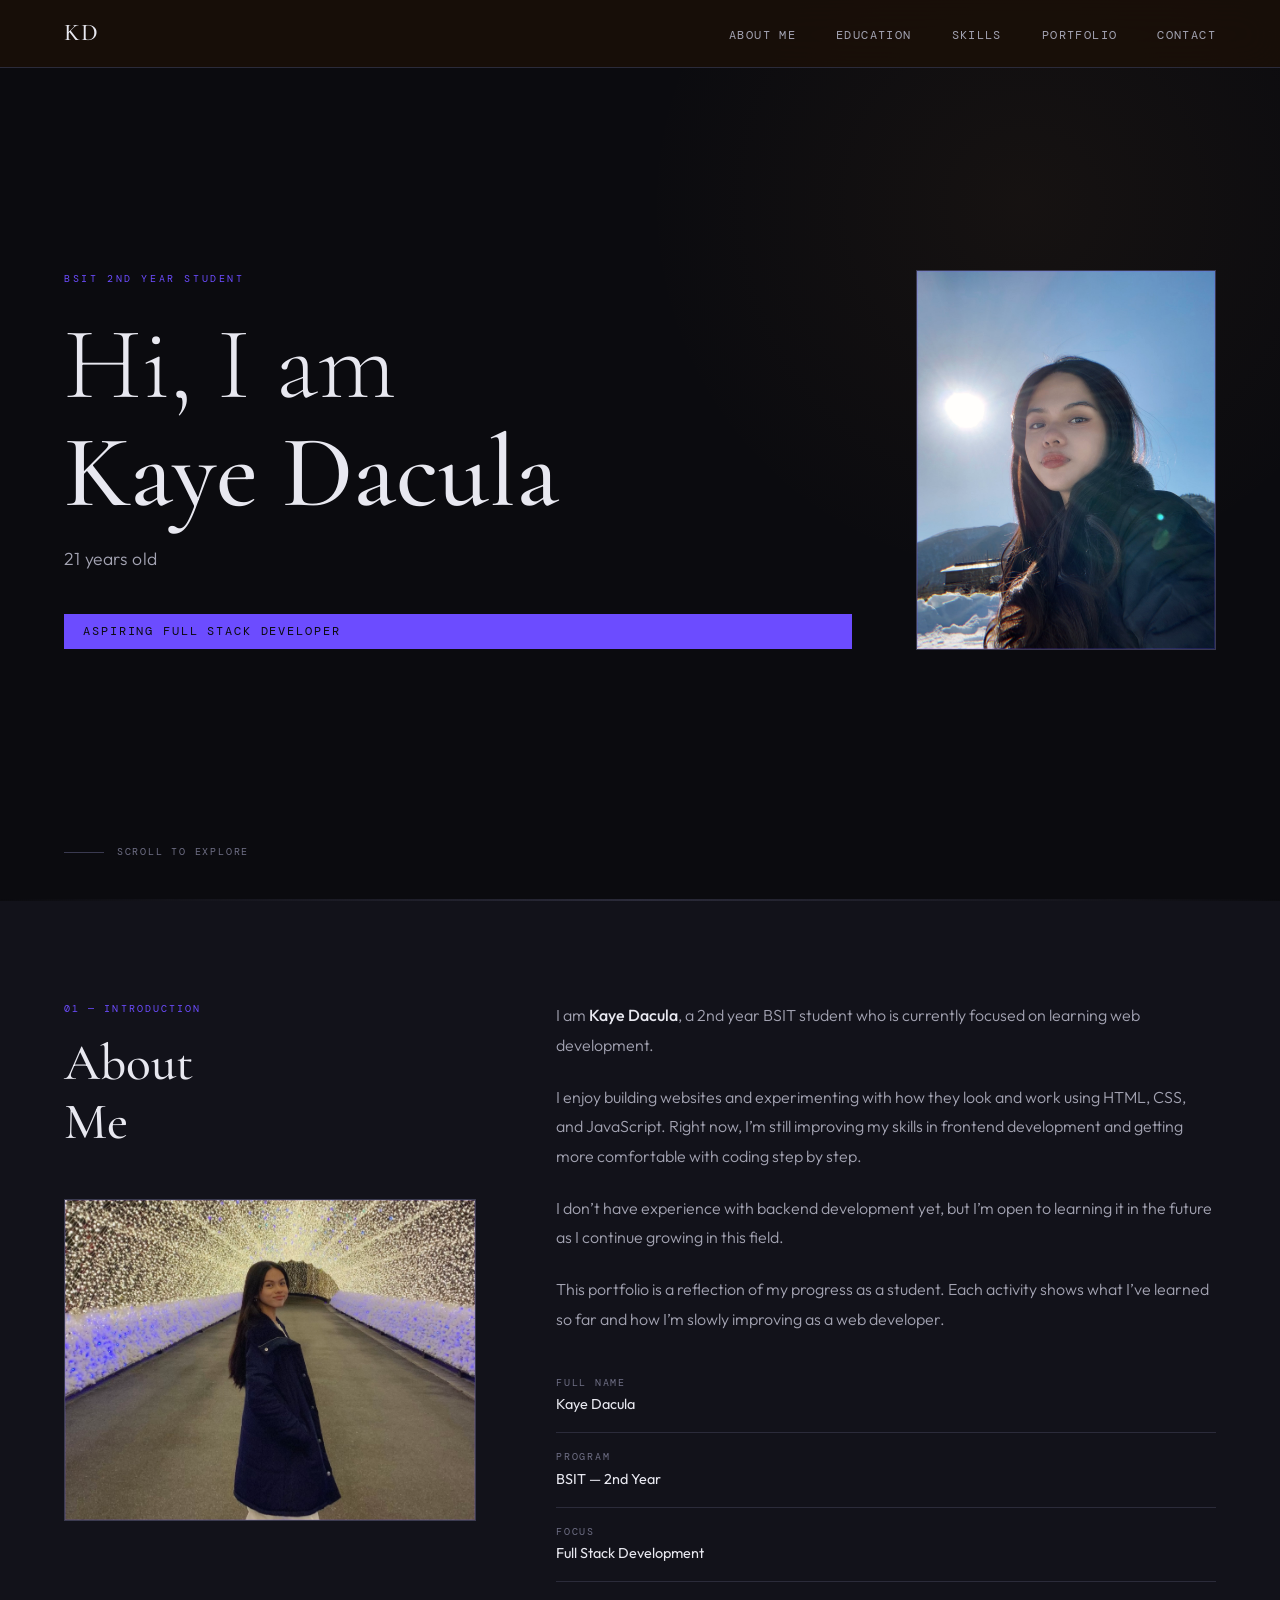
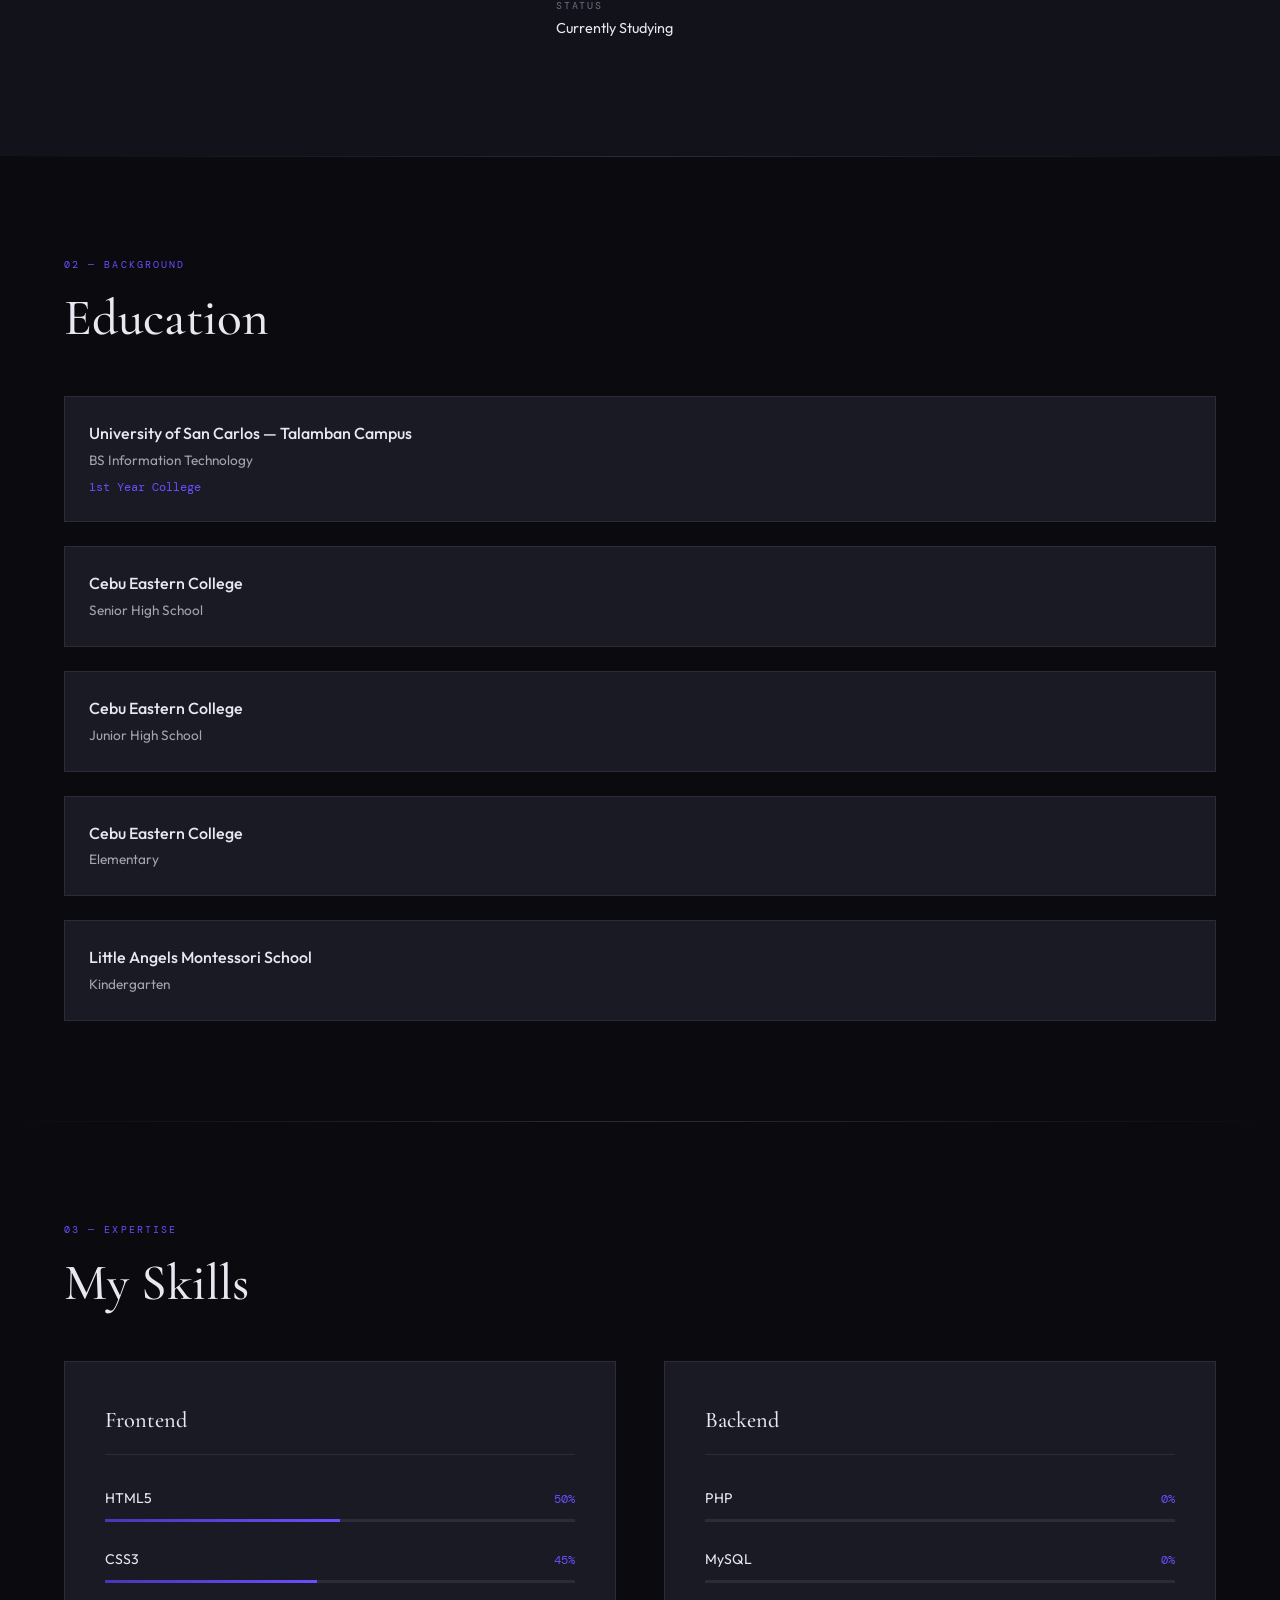
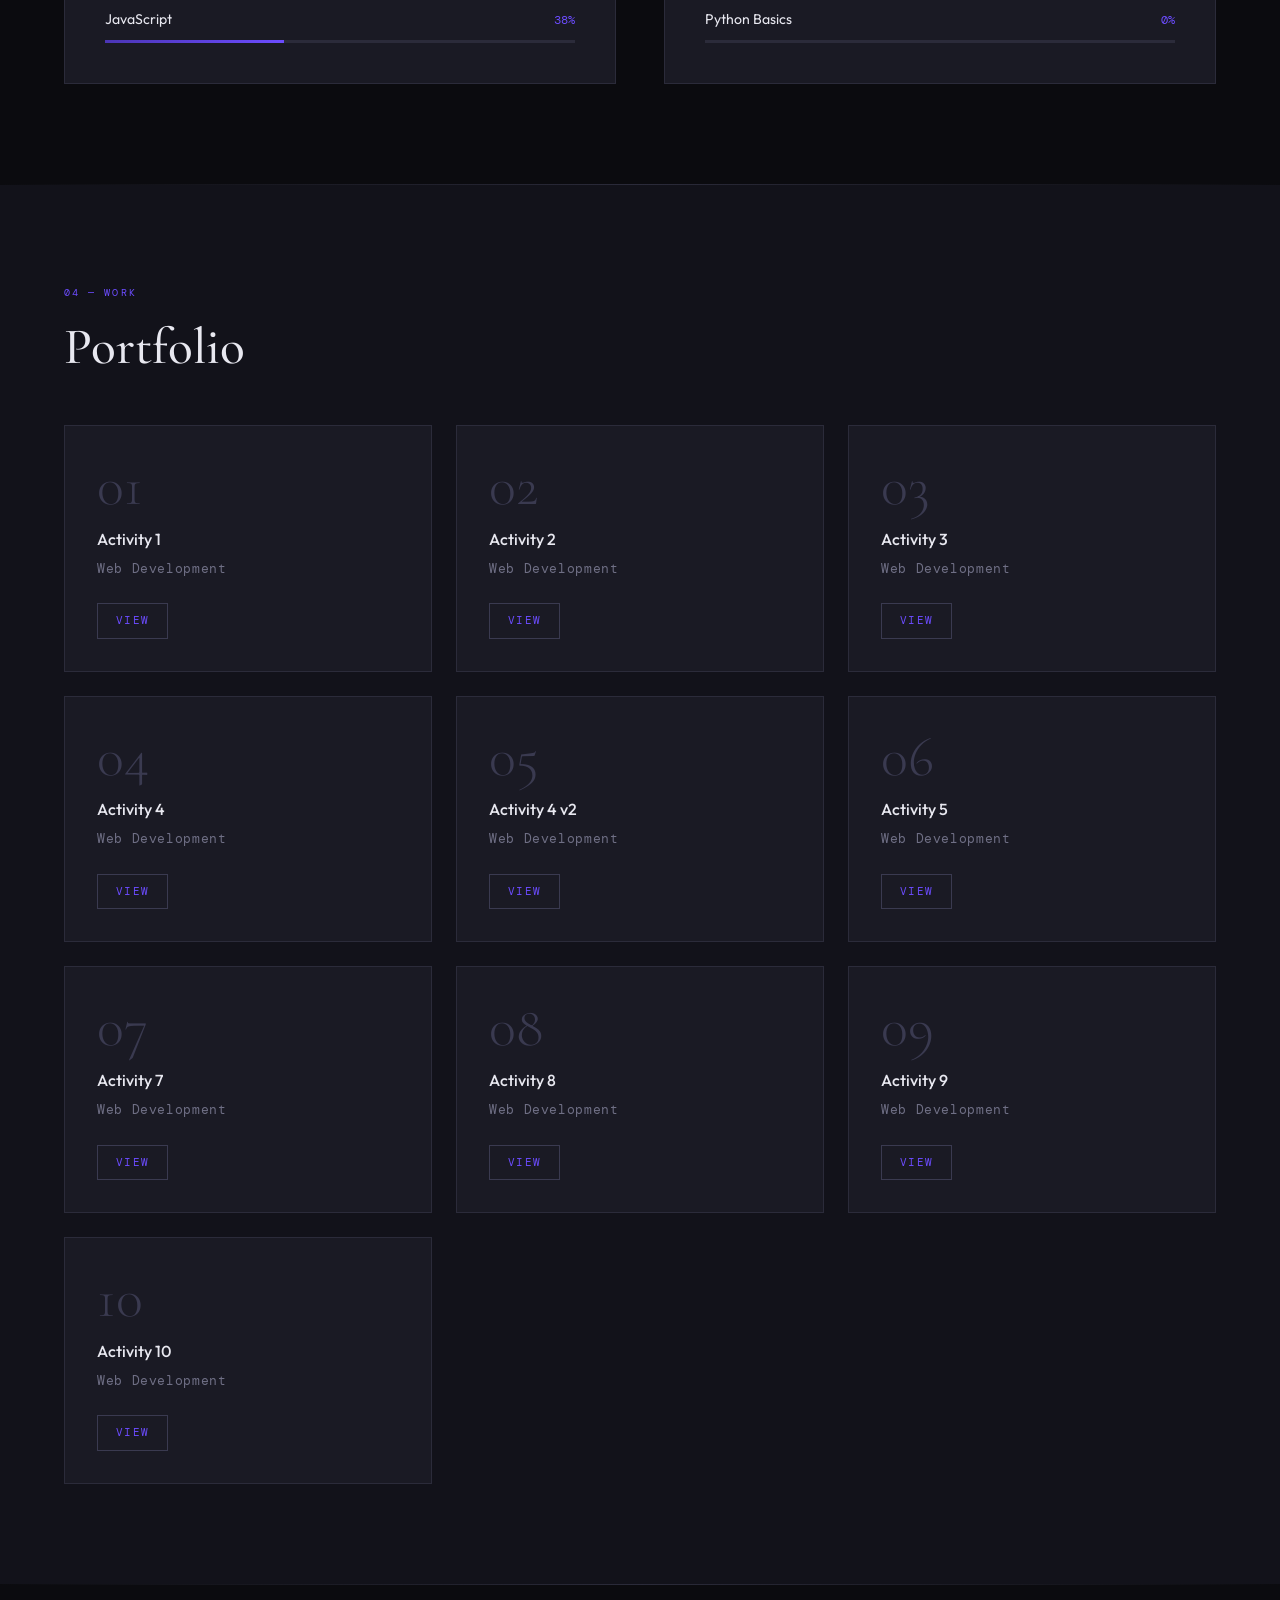
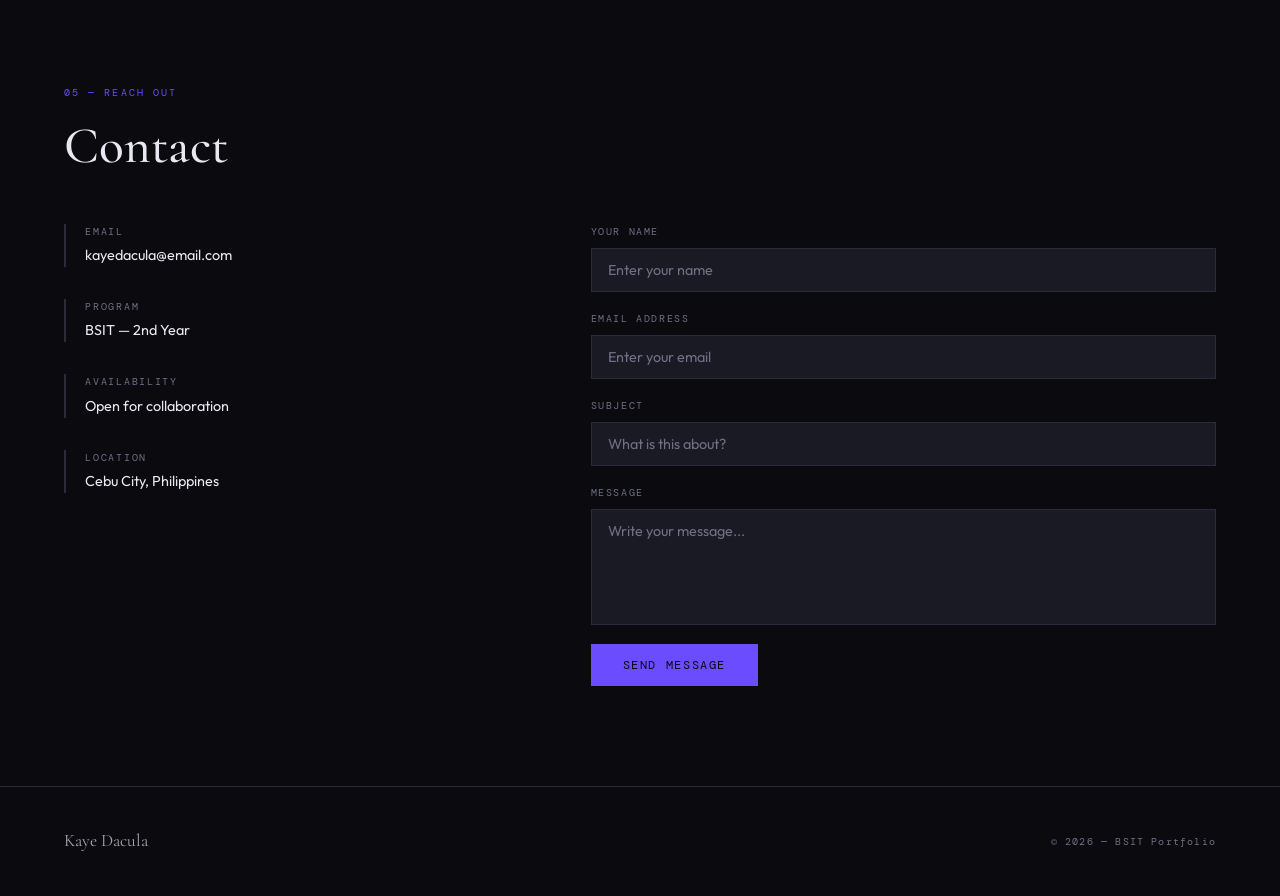
<file: index.html>
<!DOCTYPE html>
<html lang="en">
<head>
  <meta charset="UTF-8" />
  <meta name="viewport" content="width=device-width, initial-scale=1.0" />
  <title>Kaye Dacula — Portfolio</title>

  <link rel="preconnect" href="https://fonts.googleapis.com" />
  <link rel="preconnect" href="https://fonts.gstatic.com" crossorigin />
  <link href="https://fonts.googleapis.com/css2?family=Cormorant+Garamond:wght@300;400;500;600&family=DM+Mono:wght@300;400;500&family=Outfit:wght@300;400;500;600&display=swap" rel="stylesheet" />
  
  <link rel="stylesheet" href="style.css" />
</head>

<body>  

  <nav>
    <a href="#hero" class="nav-logo">KD</a>
    <ul class="nav-links" id="navLinks">
      <li><a href="#about">About Me</a></li>
      <li><a href="#education">Education</a></li> 
      <li><a href="#skills">Skills</a></li>
      <li><a href="#portfolio">Portfolio</a></li>
      <li><a href="#contact">Contact</a></li>
    </ul>

    <button class="nav-toggle" id="navToggle" aria-label="Toggle menu">
      <span></span>
      <span></span>
      <span></span>
    </button> 
  </nav>

  <section id="hero">
    <div class="hero-inner">
      <div class="hero-content">
        <div class="hero-tag">BSIT 2nd Year Student</div>

        <h1 class="hero-name">
          Hi, I am<br><span>Kaye Dacula</span>
        </h1>

        <p class="hero-age">21 years old</p>

        <div class="hero-subtitle">Aspiring Full Stack Developer</div>
      </div>

      <div class="hero-image-wrap">
        <div class="hero-image-frame">
          <img src="profile.jpg" alt="Kaye Dacula" class="hero-img" />
        </div>
      </div>
    </div>

    <div class="hero-scroll">
      <div class="scroll-line"></div>
      <span>Scroll to explore</span>
    </div>
  </section>

  <div class="divider"></div>

  <section id="about">
    <div class="about-grid">
      <div class="about-left">
        <div class="section-label">01 — Introduction</div>
        <h2 class="section-title">About<br>Me</h2>

        <div class="about-image-wrap">
          <img src="profile2.jpg" alt="Kaye Dacula" class="about-img" />
        </div>
      </div>

      <div class="about-text">
        <p>I am <strong>Kaye Dacula</strong>, a 2nd year BSIT student who is currently focused on learning web development.</p>

        <p>I enjoy building websites and experimenting with how they look and work using HTML, CSS, and JavaScript. Right now, I’m still improving my skills in frontend development and getting more comfortable with coding step by step.</p>

        <p>I don’t have experience with backend development yet, but I’m open to learning it in the future as I continue growing in this field.</p>

        <p>This portfolio is a reflection of my progress as a student. Each activity shows what I’ve learned so far and how I’m slowly improving as a web developer.</p>

        <div class="about-detail">
          <div class="detail-item">
            <span class="detail-label">Full Name</span>
            <span class="detail-value">Kaye Dacula</span>
          </div>

          <div class="detail-item">
            <span class="detail-label">Program</span>
            <span class="detail-value">BSIT — 2nd Year</span>
          </div>

          <div class="detail-item">
            <span class="detail-label">Focus</span>
            <span class="detail-value">Full Stack Development</span>
          </div>

          <div class="detail-item">
            <span class="detail-label">Status</span>
            <span class="detail-value">Currently Studying</span>
          </div>
        </div>
      </div>
    </div>
  </section>

  <div class="divider"></div>

  <section id="education">
    <div class="section-label">02 — Background</div>
    <h2 class="section-title">Education</h2>

    <div class="education-list">
      <div class="edu-item">
        <div class="edu-title">University of San Carlos — Talamban Campus</div>
        <div class="edu-sub">BS Information Technology</div>
        <div class="edu-year">1st Year College</div>
      </div>

      <div class="edu-item">
        <div class="edu-title">Cebu Eastern College</div>
        <div class="edu-sub">Senior High School</div>
      </div>

      <div class="edu-item">
        <div class="edu-title">Cebu Eastern College</div>
        <div class="edu-sub">Junior High School</div>
      </div>

      <div class="edu-item">
        <div class="edu-title">Cebu Eastern College</div>
        <div class="edu-sub">Elementary</div>
      </div>

      <div class="edu-item">
        <div class="edu-title">Little Angels Montessori School</div>
        <div class="edu-sub">Kindergarten</div>
      </div>
    </div>
  </section>

  <div class="divider"></div>

  <section id="skills">
    <div class="section-label">03 — Expertise</div>
    <h2 class="section-title">My Skills</h2>

    <div class="skills-grid">

      <div class="skill-category">
        <div class="skill-category-title">Frontend</div>

        <div class="skill-item">
          <div class="skill-header">
            <span class="skill-name">HTML5</span>
            <span class="skill-percent">50%</span>
          </div>
          <div class="skill-bar-bg">
            <div class="skill-bar-fill" style="--target-width: 50%"></div>
          </div>
        </div>

        <div class="skill-item">
          <div class="skill-header">
            <span class="skill-name">CSS3</span>
            <span class="skill-percent">45%</span>
          </div>
          <div class="skill-bar-bg">
            <div class="skill-bar-fill" style="--target-width: 45%"></div>
          </div>
        </div>

        <div class="skill-item">
          <div class="skill-header">
            <span class="skill-name">JavaScript</span>
            <span class="skill-percent">38%</span>
          </div>
          <div class="skill-bar-bg">
            <div class="skill-bar-fill" style="--target-width: 38%"></div>
          </div>
        </div>

      </div>

      <div class="skill-category">
        <div class="skill-category-title">Backend</div>

        <div class="skill-item">
          <div class="skill-header">
            <span class="skill-name">PHP</span>
            <span class="skill-percent">0%</span>
          </div>
          <div class="skill-bar-bg">
            <div class="skill-bar-fill" style="--target-width: 0%"></div>
          </div>
        </div>

        <div class="skill-item">
          <div class="skill-header">
            <span class="skill-name">MySQL</span>
            <span class="skill-percent">0%</span>
          </div>
          <div class="skill-bar-bg">
            <div class="skill-bar-fill" style="--target-width: 0%"></div>
          </div>
        </div>

        <div class="skill-item">
          <div class="skill-header">
            <span class="skill-name">Python Basics</span>
            <span class="skill-percent">0%</span>
          </div>
          <div class="skill-bar-bg">
            <div class="skill-bar-fill" style="--target-width: 0%"></div>
          </div>
        </div>

      </div>

    </div>
  </section>

  <div class="divider"></div>

  <section id="portfolio">
    <div class="section-label">04 — Work</div>
    <h2 class="section-title">Portfolio</h2>
    <div class="portfolio-grid" id="portfolioGrid"></div>
  </section>

  <div class="divider"></div>

  <section id="contact">
    <div class="section-label">05 — Reach Out</div>
    <h2 class="section-title">Contact</h2>

    <div class="contact-wrapper">
      <div class="contact-info">

        <div class="contact-info-item">
          <div class="contact-info-label">Email</div>
          <div class="contact-info-value">kayedacula@email.com</div>
        </div>

        <div class="contact-info-item">
          <div class="contact-info-label">Program</div>
          <div class="contact-info-value">BSIT — 2nd Year</div>
        </div>

        <div class="contact-info-item">
          <div class="contact-info-label">Availability</div>
          <div class="contact-info-value">Open for collaboration</div>
        </div>

        <div class="contact-info-item">
          <div class="contact-info-label">Location</div>
          <div class="contact-info-value">Cebu City, Philippines</div>
        </div>

      </div>

      <form class="contact-form" onsubmit="return false;">
        <div class="form-field">
          <label>Your Name</label>
          <input type="text" placeholder="Enter your name" />
        </div>

        <div class="form-field">
          <label>Email Address</label>
          <input type="email" placeholder="Enter your email" />
        </div>

        <div class="form-field">
          <label>Subject</label>
          <input type="text" placeholder="What is this about?" />
        </div>

        <div class="form-field">
          <label>Message</label>
          <textarea rows="5" placeholder="Write your message..."></textarea>
        </div>

        <button class="form-btn">Send Message</button>
      </form>
    </div>
  </section>

  <footer>
    <div class="footer-name">Kaye Dacula</div>
    <div class="footer-copy">© 2026 — BSIT Portfolio</div>
  </footer>

  <script src="script.js"></script>

</body>
</html>
</file>
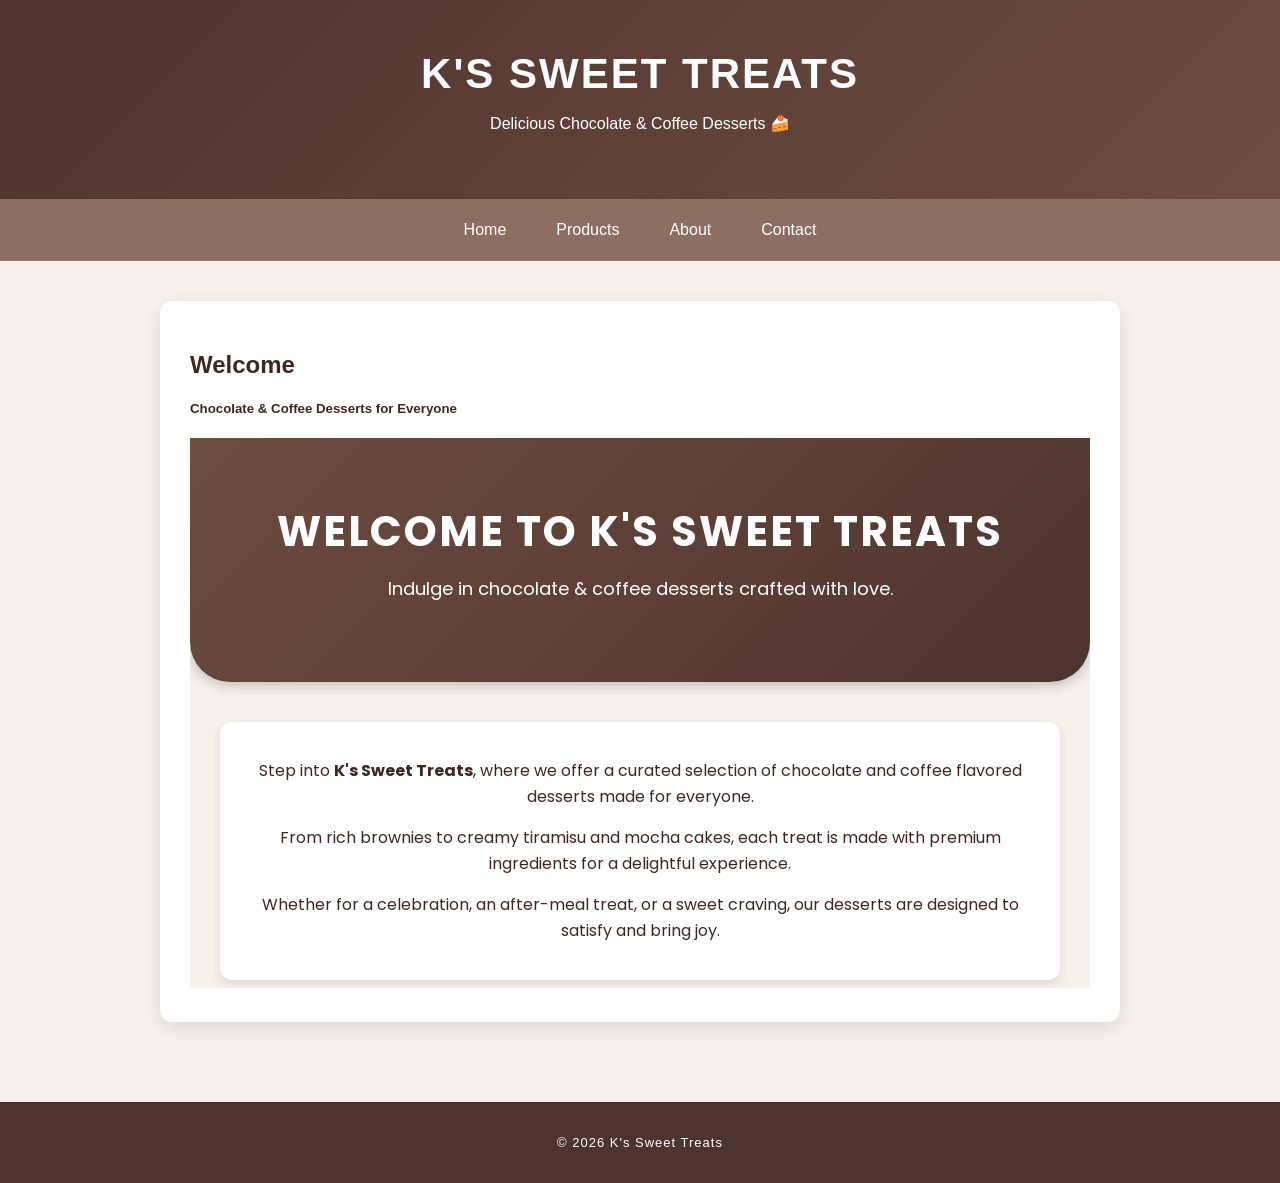
<file: activities/ACTIVITY 5 KAYE/activity5/index.html>
<!DOCTYPE html>
<html>
<head>
    <title>K's Sweet Treats</title>
    <link href="https://fonts.googleapis.com/css2?family=Poppins:wght@300;400;600&display=swap" rel="stylesheet">
    <link rel="stylesheet" href="style.css">
</head>

<body>

<div class="header">
    <h1>K's Sweet Treats</h1>
    <p>Delicious Chocolate & Coffee Desserts 🍰</p>
</div>

<div class="navbar">
    <a href="home.html" target="mainframe">Home</a>
    <a href="products.html" target="mainframe">Products</a>
    <a href="about.html" target="mainframe">About</a>
    <a href="contact.html" target="mainframe">Contact</a>
</div>

<div class="row">
    <div class="main">
        <h2>Welcome</h2>
        <h5>Chocolate & Coffee Desserts for Everyone</h5>

        <iframe src="home.html" name="mainframe" width="100%" style="border:none; min-height:550px;"></iframe>
    </div>
</div>

<div class="footer">
    <p>© 2026 K's Sweet Treats</p>
</div>

</body>
</html>
</file>
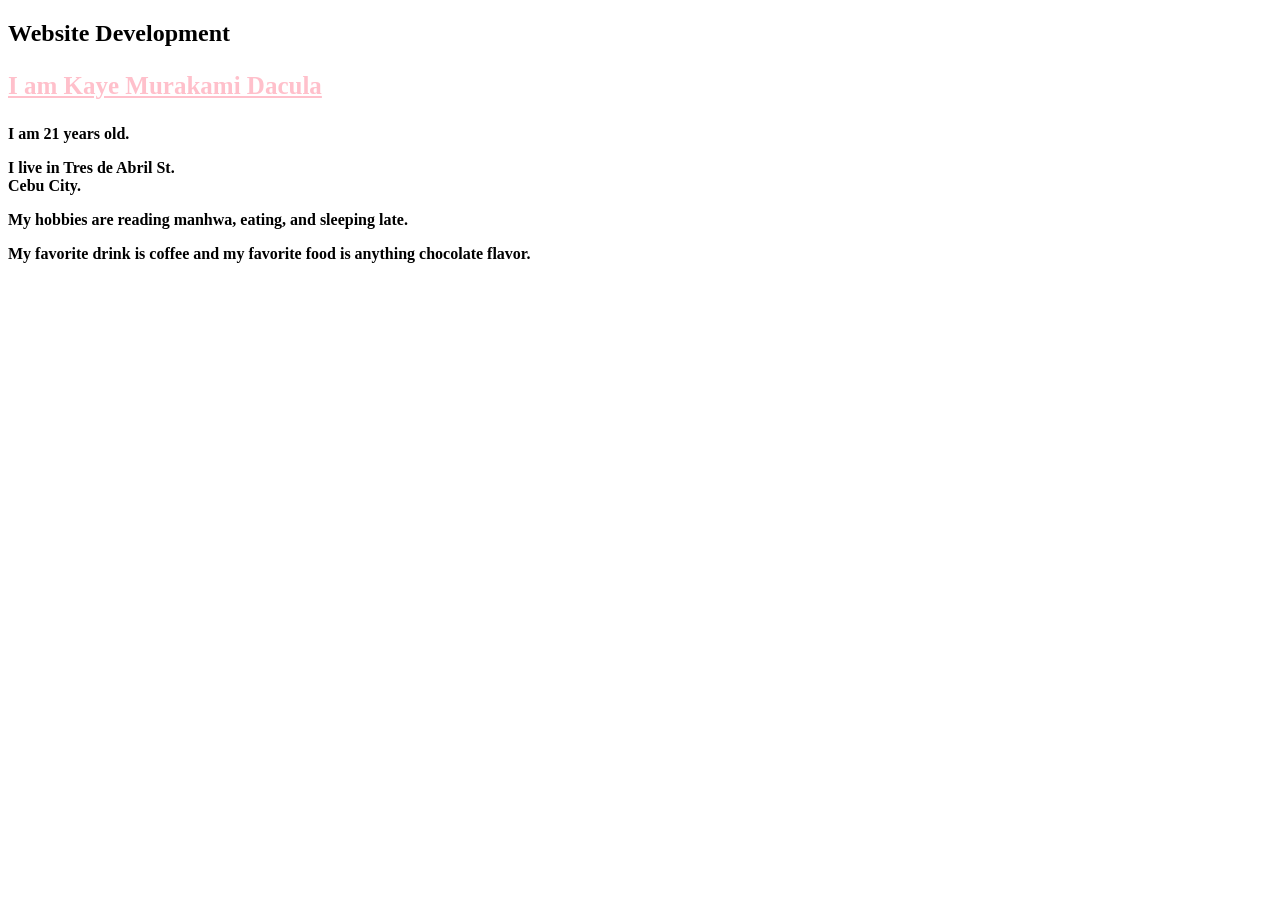
<file: activities/activity1.html>
<!DOCTYPE html>
<html>
    <head>
        <title>Activity1</title>
    </head>
    <body>
        <h2>Website Development</h2>
        <p style="font-size: 25px;font-family:Tahoma, Geneva; font-weight: bold; color: pink; text-decoration: underline; "> I am Kaye Murakami Dacula</p>
        <p><b>I am 21 years old.</br></p>
        <p>I live in Tres de Abril St. <br> Cebu City.</p>
        <p>My hobbies are reading manhwa, eating, and sleeping late.</p>
        <p>My favorite drink is coffee and my favorite food is anything chocolate flavor.</p>
    </body>
</html>
</file>
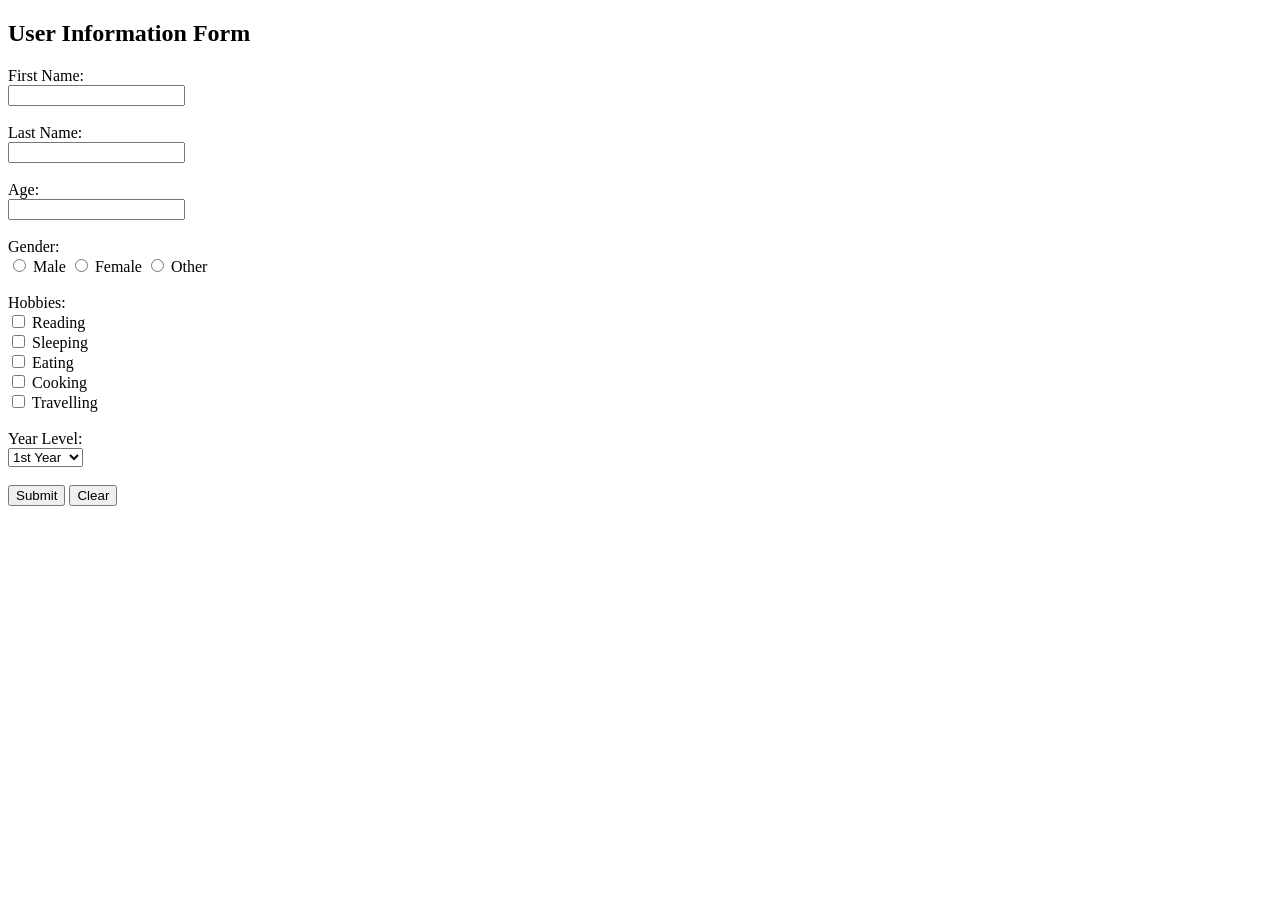
<file: activities/activity4.html>
<!DOCTYPE html>
<html>
    <head>
        <title>Activity 4</title>
    </head>
    <body>
        <h2>User Information Form</h2>
        <form action="" method="post">
            <label for="fname">First Name:</label><br>
            <input type="text" id="fname" name="firstname" required><br><br>

            <label for="lname">Last Name:</label><br>
            <input type="text" id="lname" name="lastname" required><br><br>

            <label for="age">Age:</label><br>
            <input type="number" id="age" name="age" required><br><br>

            <label>Gender:</label><br>
            <input type="radio" id="male" name="gender" value="male">
            <label for="male">Male</label>
            <input type="radio" id="female" name="gender" value="female">
            <label for="female">Female</label>
            <input type="radio" id="other" name="gender" value="other">
            <label for="other">Other</label><br><br>

            <label>Hobbies:</label><br>
            <input type="checkbox" id="hobby1" name="hobby" value="reading">
            <label for="hobby1">Reading</label><br>
            <input type="checkbox" id="hobby2" name="hobby" value="sleeping">
            <label for="hobby2">Sleeping</label><br>
            <input type="checkbox" id="hobby3" name="hobby" value="eating">
            <label for="hobby3">Eating</label><br>
            <input type="checkbox" id="hobby4" name="hobby" value="cooking">
            <label for="hobby4">Cooking</label><br>
            <input type="checkbox" id="hobby5" name="hobby" value="travelling">
            <label for="hobby5">Travelling</label><br><br>

            <label for="year-level">Year Level:</label><br>
            <select id="year-level" name="year_level">
                <option value="1st-year">1st Year</option>
                <option value="2nd-year">2nd Year</option>
                <option value="3rd-year">3rd Year</option>
                <option value="4th-year">4th Year</option>
            </select><br><br>

            <button type="submit">Submit</button>
            <button type="reset">Clear</button>

        </form>
    </body>
</html>
</file>
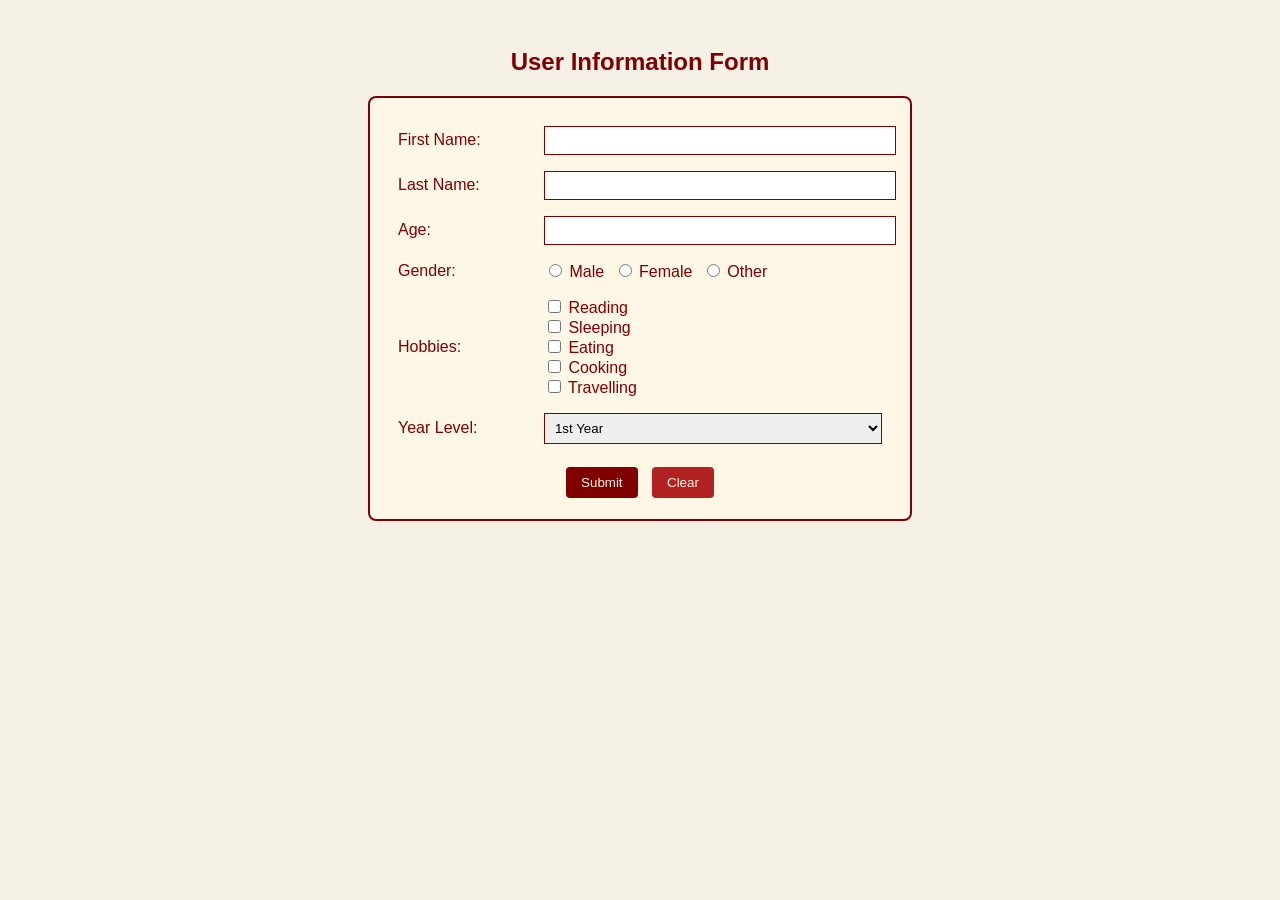
<file: activities/activity4v2.html>
<!DOCTYPE html>
<html>
<head>
    <title>Activity 4</title>
</head>
<body style="font-family: Arial, sans-serif; background-color: #f5f0e6; padding: 20px;">

<h2 style="text-align: center; color: #800000;">User Information Form</h2>

<form action="" method="post"
      style="width: 500px; margin: auto; background-color: #fff7e6; padding: 20px; border-radius: 8px; border: 2px solid #800000;">

    <table style="width: 100%; border-collapse: collapse;">

        <tr>
            <td style="padding: 8px; color: #800000;">
                <label for="fname">First Name:</label>
            </td>
            <td style="padding: 8px;">
                <input type="text" id="fname" name="firstname" required
                       style="width: 100%; padding: 6px; border: 1px solid #800000;">
            </td>
        </tr>

        <tr>
            <td style="padding: 8px; color: #800000;">
                <label for="lname">Last Name:</label>
            </td>
            <td style="padding: 8px;">
                <input type="text" id="lname" name="lastname" required
                       style="width: 100%; padding: 6px; border: 1px solid #800000;">
            </td>
        </tr>

        <tr>
            <td style="padding: 8px; color: #800000;">
                <label for="age">Age:</label>
            </td>
            <td style="padding: 8px;">
                <input type="number" id="age" name="age" required
                       style="width: 100%; padding: 6px; border: 1px solid #800000;">
            </td>
        </tr>

        <tr>
            <td style="padding: 8px; color: #800000;">Gender:</td>
            <td style="padding: 8px;">
                <input type="radio" id="male" name="gender" value="male">
                <label for="male" style="color:#800000;">Male</label>

                <input type="radio" id="female" name="gender" value="female" style="margin-left:10px;">
                <label for="female" style="color:#800000;">Female</label>

                <input type="radio" id="other" name="gender" value="other" style="margin-left:10px;">
                <label for="other" style="color:#800000;">Other</label>
            </td>
        </tr>

        <tr>
            <td style="padding: 8px; color: #800000;">Hobbies:</td>
            <td style="padding: 8px;">
                <input type="checkbox" id="hobby1" name="hobby" value="reading">
                <label for="hobby1" style="color:#800000;">Reading</label><br>

                <input type="checkbox" id="hobby2" name="hobby" value="sleeping">
                <label for="hobby2" style="color:#800000;">Sleeping</label><br>

                <input type="checkbox" id="hobby3" name="hobby" value="eating">
                <label for="hobby3" style="color:#800000;">Eating</label><br>

                <input type="checkbox" id="hobby4" name="hobby" value="cooking">
                <label for="hobby4" style="color:#800000;">Cooking</label><br>

                <input type="checkbox" id="hobby5" name="hobby" value="travelling">
                <label for="hobby5" style="color:#800000;">Travelling</label>
            </td>
        </tr>

        <tr>
            <td style="padding: 8px; color: #800000;">
                <label for="year-level">Year Level:</label>
            </td>
            <td style="padding: 8px;">
                <select id="year-level" name="year_level"
                        style="width: 100%; padding: 6px; border: 1px solid #800000;">
                    <option value="1st-year">1st Year</option>
                    <option value="2nd-year">2nd Year</option>
                    <option value="3rd-year">3rd Year</option>
                    <option value="4th-year">4th Year</option>
                </select>
            </td>
        </tr>

        <tr>
            <td colspan="2" style="text-align: center; padding-top: 15px;">
                <button type="submit"
                        style="padding: 8px 15px; background-color: #800000; color: #fff7e6; border: none; border-radius: 4px;">
                    Submit
                </button>

                <button type="reset"
                        style="padding: 8px 15px; background-color: #b22222; color: #fff7e6; border: none; border-radius: 4px; margin-left: 10px;">
                    Clear
                </button>
            </td>
        </tr>

    </table>
</form>

</body>
</html>
</file>
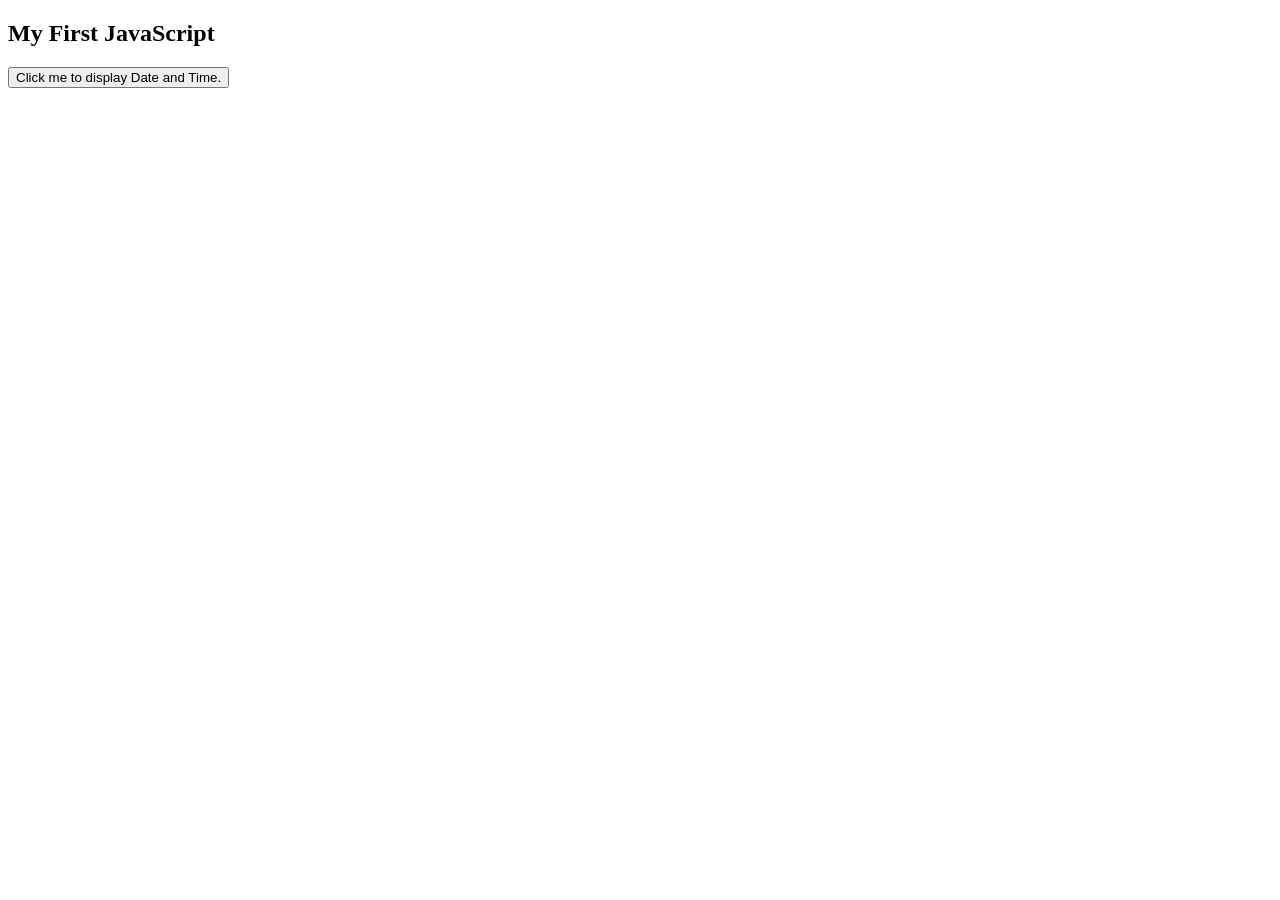
<file: activities/activity7.html>
<!DOCTYPE html>
<html>
    <head>
        <title>JavaScript</title>
    </head>
    <body>
        <h2>My First JavaScript</h2>

        <button type="button"
        onclick="document.getElementById('demo').innerHTML=Date()">
        Click me to display Date and Time.</button>
        <p id="demo"></p>
    </body>
</html>
</file>
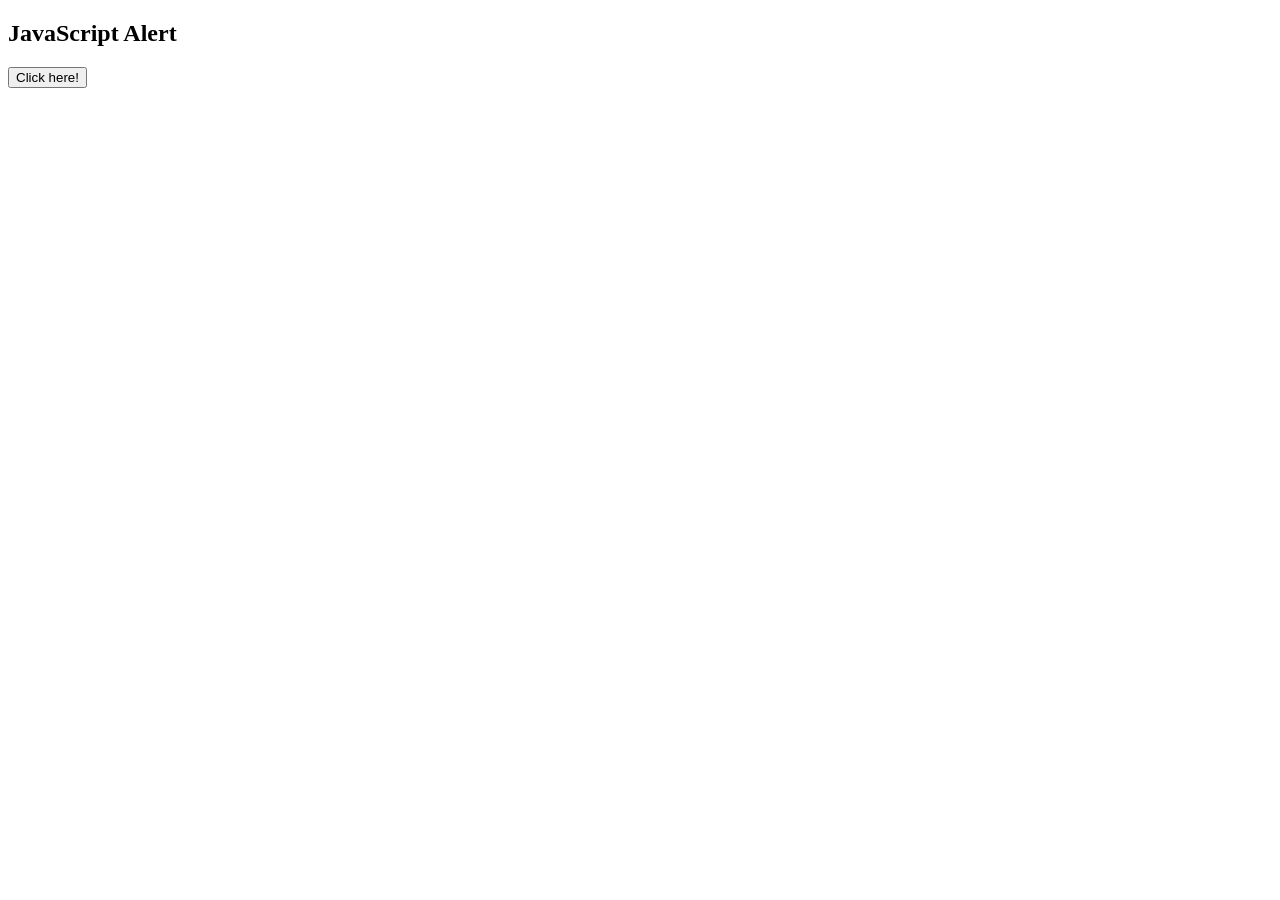
<file: activities/activity8.html>
<!DOCTYPE html>
<html>
    <head>
        <title>Activity 8</title>
        <script>
            function myFunction(){
                var name = "Your name here";
            alert("Hi " + name + " I am an alert box!");
            }
        </script>
    </head>
    <body>
        <h2>JavaScript Alert</h2>
            <button onclick="myFunction()">Click here!</button>
    </body>
</html>
</file>
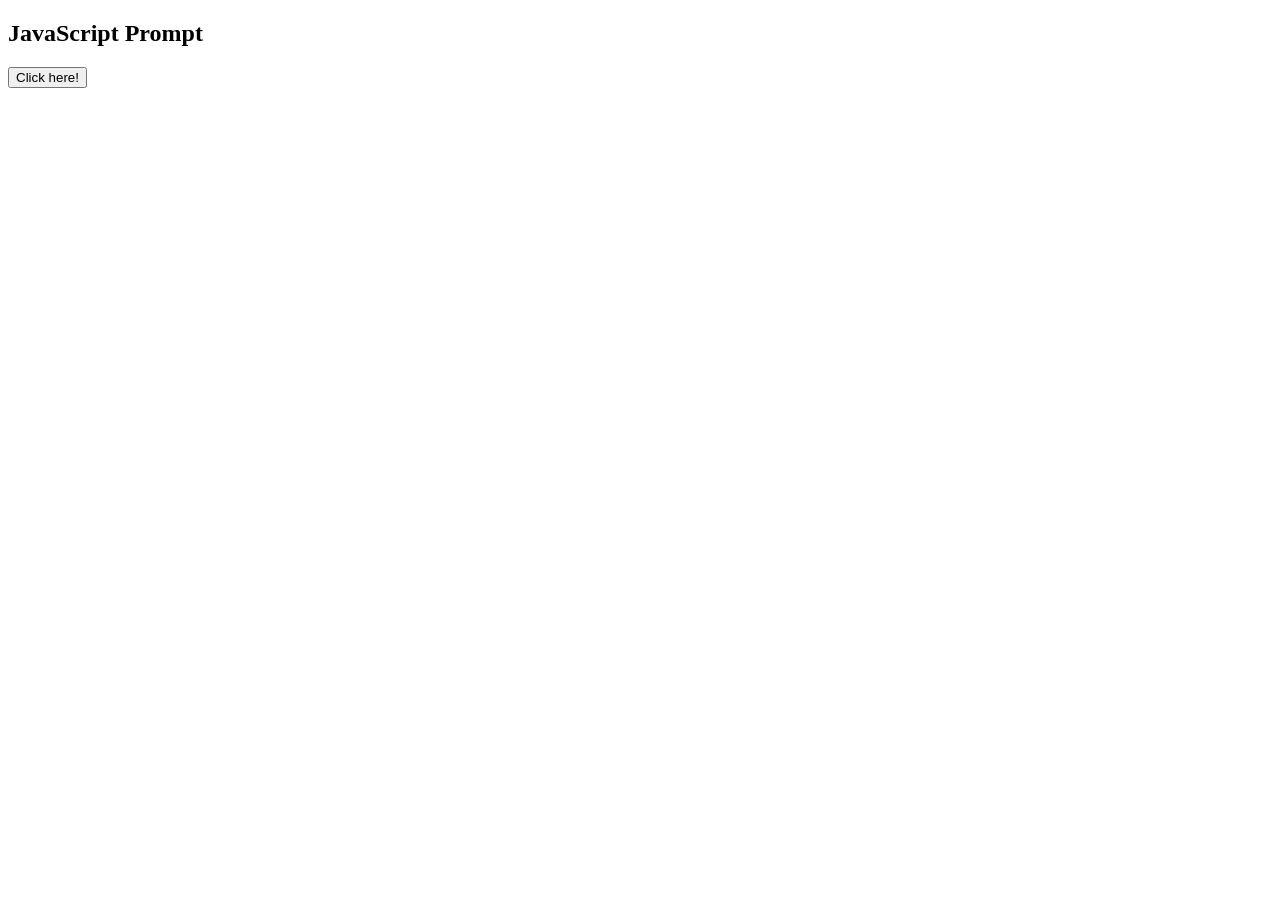
<file: activities/activity9.html>
<!DOCTYPE html>
<html>
    <head>
        <title>Activity 9</title>
        <script>
            function myFunction(){
                let txt;
                let fullName = prompt("Full name :", "Enter full name here");
                    if (fullName == null || fullName == ""){
                        txt = "The field is required!";
                    } else {
                        txt = "Hello " + fullName + "! How are you today?";
                    }
                    document.getElementById("demo").innerHTML = txt;
            }
        </script>
    </head>
    <body>
        <h2>JavaScript Prompt</h2>
        <button onclick="myFunction()">Click here!</button>
        <p id="demo"></p>
    </body>
</html>
</file>
<file: style.css>
*, *::before, *::after {
  margin: 0;
  padding: 0;
  box-sizing: border-box;
}

:root {
  --bg: #0b0b0f;
  --bg-2: #12121a;
  --bg-card: #1a1a24;
  --bg-card-hover: #21212d;

  --border: #2b2b3a;
  --border-light: #3a3a50;

  --accent: #6c4cff;      
  --accent-dim: #4b35b5;
  --accent-glow: rgba(108, 76, 255, 0.2);

  --text: #e8e8f0;
  --text-muted: #a3a3b2;
  --text-faint: #6f6f85;

  --highlight: #9b7bff;
}
html {
  scroll-behavior: smooth;
}

body {
  font-family: 'Outfit', sans-serif;
  background-color: var(--bg);
  color: var(--text);
  line-height: 1.6;
  overflow-x: hidden;
}

::selection {
  background: var(--accent);
  color: var(--bg);
}

nav {
  position: fixed;
  top: 0;
  left: 0;
  right: 0;
  z-index: 100;
  padding: 0 5vw;
  height: 68px;
  display: flex;
  align-items: center;
  justify-content: space-between;
  background: rgba(26, 16, 8, 0.85);
  backdrop-filter: blur(18px);
  -webkit-backdrop-filter: blur(18px);
  border-bottom: 1px solid var(--border);
}

.nav-logo {
  font-family: 'Cormorant Garamond', serif;
  font-size: 1.5rem;
  font-weight: 500;
  color: var(--gold);
  letter-spacing: 0.04em;
  text-decoration: none;
}

.nav-links {
  display: flex;
  list-style: none;
  gap: 2.5rem;
}

.nav-links a {
  font-family: 'DM Mono', monospace;
  font-size: 0.72rem;
  font-weight: 400;
  text-transform: uppercase;
  letter-spacing: 0.12em;
  color: var(--text-muted);
  text-decoration: none;
  transition: color 0.25s ease;
  position: relative;
}

.nav-links a::after {
  content: '';
  position: absolute;
  bottom: -4px;
  left: 0;
  width: 0;
  height: 1px;
  background: var(--accent);
  transition: width 0.3s ease;
}

.nav-links a:hover {
  color: var(--accent);
}

.nav-links a:hover::after {
  width: 100%;
}

.nav-toggle {
  display: none;
  flex-direction: column;
  gap: 5px;
  cursor: pointer;
  background: none;
  border: none;
  padding: 4px;
}

.nav-toggle span {
  display: block;
  width: 24px;
  height: 1.5px;
  background: var(--text-muted);
  transition: all 0.3s ease;
}

section {
  padding: 100px 5vw;
}

.section-label {
  font-family: 'DM Mono', monospace;
  font-size: 0.65rem;
  letter-spacing: 0.2em;
  text-transform: uppercase;
  color: var(--accent);
  margin-bottom: 1rem;
}

.section-title {
  font-family: 'Cormorant Garamond', serif;
  font-size: clamp(2rem, 5vw, 3.2rem);
  font-weight: 500;
  color: var(--cream);
  margin-bottom: 3rem;
  line-height: 1.15;
}

#hero {
  min-height: 100vh;
  display: flex;
  flex-direction: column;
  justify-content: center;
  padding-top: 120px;
  position: relative;
  overflow: hidden;
}

.hero-inner {
  display: flex;
  align-items: center;
  justify-content: space-between;
  gap: 4rem;
  width: 100%;
}

.hero-content {
  flex: 1;
  display: flex;
  flex-direction: column;
}

#hero::before {
  content: '';
  position: absolute;
  top: -20%;
  right: -10%;
  width: 60vw;
  height: 60vw;
  background: radial-gradient(circle, rgba(200,135,58,0.06) 0%, transparent 70%);
  pointer-events: none;
}

#hero::after {
  content: '';
  position: absolute;
  bottom: 0;
  left: 0;
  right: 0;
  height: 1px;
  background: linear-gradient(to right, transparent, var(--border), transparent);
}

.hero-tag {
  font-family: 'DM Mono', monospace;
  font-size: 0.65rem;
  letter-spacing: 0.25em;
  text-transform: uppercase;
  color: var(--accent);
  margin-bottom: 1.5rem;
  opacity: 0;
  animation: fadeUp 0.8s ease 0.2s forwards;
}

.hero-name {
  font-family: 'Cormorant Garamond', serif;
  font-size: clamp(2.8rem, 8vw, 6.5rem);
  font-weight: 300;
  color: var(--cream);
  line-height: 1.05;
  opacity: 0;
  animation: fadeUp 0.9s ease 0.4s forwards;
}

.hero-name span {
  color: var(--gold);
  font-weight: 500;
}

.hero-age {
  font-family: 'Outfit', sans-serif;
  font-size: clamp(0.9rem, 2vw, 1.1rem);
  font-weight: 300;
  color: var(--text-muted);
  margin-top: 1.2rem;
  letter-spacing: 0.02em;
  opacity: 0;
  animation: fadeUp 0.9s ease 0.6s forwards;
}

.hero-subtitle {
  display: inline-block;
  margin-top: 2.5rem;
  font-family: 'DM Mono', monospace;
  font-size: 0.78rem;
  letter-spacing: 0.15em;
  text-transform: uppercase;
  color: var(--bg);
  background: var(--accent);
  padding: 0.5rem 1.2rem;
  opacity: 0;
  animation: fadeUp 0.9s ease 0.8s forwards;
}

.hero-scroll {
  position: absolute;
  bottom: 2.5rem;
  left: 5vw;
  display: flex;
  align-items: center;
  gap: 0.8rem;
  opacity: 0;
  animation: fadeUp 0.9s ease 1.1s forwards;
}

.hero-image-wrap {
  flex-shrink: 0;
  opacity: 0;
  animation: fadeUp 0.9s ease 0.6s forwards;
}

.hero-image-frame {
  width: 300px;
  height: 380px;
  border: 1px solid var(--border-light);
  position: relative;
  overflow: hidden;
}

.hero-image-frame::after {
  content: '';
  position: absolute;
  inset: 0;
  border: 1px solid var(--accent);
  opacity: 0.2;
  pointer-events: none;
}

.hero-img {
  width: 100%;
  height: 100%;
  object-fit: cover;
  object-position: top center;
  display: block;
  filter: grayscale(20%) contrast(1.05);
  transition: filter 0.4s ease;
}

.hero-image-frame:hover .hero-img {
  filter: grayscale(0%) contrast(1.08);
}

.hero-scroll span {
  font-family: 'DM Mono', monospace;
  font-size: 0.62rem;
  letter-spacing: 0.18em;
  text-transform: uppercase;
  color: var(--text-faint);
}

.scroll-line {
  width: 40px;
  height: 1px;
  background: var(--border-light);
  position: relative;
  overflow: hidden;
}

.scroll-line::after {
  content: '';
  position: absolute;
  left: -100%;
  top: 0;
  width: 100%;
  height: 100%;
  background: var(--accent);
  animation: scrollSlide 2s ease-in-out infinite;
}

@keyframes scrollSlide {
  0% { left: -100%; }
  100% { left: 100%; }
}

@keyframes fadeUp {
  from { opacity: 0; transform: translateY(24px); }
  to { opacity: 1; transform: translateY(0); }
}

#about {
  background: var(--bg-2);
  position: relative;
}

.about-grid {
  display: grid;
  grid-template-columns: 1fr 1.6fr;
  gap: 5rem;
  align-items: start;
}

.about-left {
  position: sticky;
  top: 100px;
}

.about-image-wrap {
  width: 100%;
  margin-bottom: 2rem;
  border: 1px solid var(--border-light);
  overflow: hidden;
  position: relative;
}

.about-image-wrap::after {
  content: '';
  position: absolute;
  inset: 0;
  border: 1px solid var(--accent);
  opacity: 0.15;
  pointer-events: none;
}

.about-img {
  width: 100%;
  height: 320px;            
  object-fit: cover;        
  object-position: center;  
  display: block;
}

.about-image-wrap:hover .about-img {
  filter: grayscale(0%) contrast(1.08);
  transform: scale(1.02);
}

.about-detail {
  margin-top: 2.5rem;
  display: flex;
  flex-direction: column;
  gap: 1rem;
}

.detail-item {
  display: flex;
  flex-direction: column;
  gap: 0.2rem;
  padding-bottom: 1rem;
  border-bottom: 1px solid var(--border);
}

.detail-item:last-child {
  border-bottom: none;
}

.detail-label {
  font-family: 'DM Mono', monospace;
  font-size: 0.6rem;
  letter-spacing: 0.18em;
  text-transform: uppercase;
  color: var(--text-faint);
}

.detail-value {
  font-size: 0.9rem;
  color: var(--text);
  font-weight: 400;
}

.about-text p {
  font-size: 1rem;
  font-weight: 300;
  color: var(--text-muted);
  line-height: 1.85;
  margin-bottom: 1.4rem;
}

.about-text p:last-child {
  margin-bottom: 0;
}

.about-text strong {
  color: var(--text);
  font-weight: 500;
}

#skills {
  position: relative;
}

.skills-grid {
  display: grid;
  grid-template-columns: 1fr 1fr;
  gap: 3rem;
}

.skill-category {
  background: var(--bg-card);
  border: 1px solid var(--border);
  padding: 2.5rem;
}

.skill-category-title {
  font-family: 'Cormorant Garamond', serif;
  font-size: 1.4rem;
  font-weight: 500;
  color: var(--gold);
  margin-bottom: 2rem;
  padding-bottom: 1rem;
  border-bottom: 1px solid var(--border);
}

.skill-item {
  margin-bottom: 1.6rem;
}

.skill-item:last-child {
  margin-bottom: 0;
}

.skill-header {
  display: flex;
  justify-content: space-between;
  align-items: baseline;
  margin-bottom: 0.6rem;
}

.skill-name {
  font-size: 0.88rem;
  font-weight: 400;
  color: var(--text);
}

.skill-percent {
  font-family: 'DM Mono', monospace;
  font-size: 0.72rem;
  color: var(--accent);
}

.skill-bar-bg {
  height: 3px;
  background: var(--border);
  position: relative;
  overflow: hidden;
}

.skill-bar-fill {
  height: 100%;
  background: linear-gradient(to right, var(--accent-dim), var(--accent));
  width: 0;
  transition: width 1.2s cubic-bezier(0.4, 0, 0.2, 1);
}

.skill-bar-fill.animated {
  width: var(--target-width);
}

#portfolio {
  background: var(--bg-2);
}

.portfolio-grid {
  display: grid;
  grid-template-columns: repeat(auto-fill, minmax(280px, 1fr));
  gap: 1.5rem;
}

.portfolio-card {
  background: var(--bg-card);
  border: 1px solid var(--border);
  padding: 2rem;
  position: relative;
  overflow: hidden;
  transition: border-color 0.3s ease, transform 0.3s ease, background 0.3s ease;
  opacity: 0;
  transform: translateY(30px);
}

.portfolio-card.visible {
  opacity: 1;
  transform: translateY(0);
  transition: opacity 0.6s ease, transform 0.6s ease, border-color 0.3s ease, background 0.3s ease;
}

.portfolio-card::before {
  content: '';
  position: absolute;
  top: 0;
  left: 0;
  right: 0;
  height: 2px;
  background: linear-gradient(to right, var(--accent-dim), var(--gold));
  transform: scaleX(0);
  transform-origin: left;
  transition: transform 0.4s ease;
}

.portfolio-card:hover {
  border-color: var(--border-light);
  background: var(--bg-card-hover);
  transform: translateY(-4px);
}

.portfolio-card:hover::before {
  transform: scaleX(1);
}

.card-number {
  font-family: 'Cormorant Garamond', serif;
  font-size: 3.5rem;
  font-weight: 300;
  color: var(--border-light);
  line-height: 1;
  margin-bottom: 0.8rem;
  transition: color 0.3s ease;
}

.portfolio-card:hover .card-number {
  color: var(--accent-dim);
}

.card-title {
  font-size: 1rem;
  font-weight: 500;
  color: var(--text);
  margin-bottom: 0.4rem;
}

.card-desc {
  font-size: 0.8rem;
  color: var(--text-faint);
  font-family: 'DM Mono', monospace;
  letter-spacing: 0.05em;
  margin-bottom: 1.5rem;
}

.card-btn {
  display: inline-block;
  font-family: 'DM Mono', monospace;
  font-size: 0.68rem;
  letter-spacing: 0.14em;
  text-transform: uppercase;
  color: var(--accent);
  text-decoration: none;
  border: 1px solid var(--border-light);
  padding: 0.5rem 1.1rem;
  transition: all 0.3s ease;
}

.card-btn:hover {
  background: var(--accent);
  color: var(--bg);
  border-color: var(--accent);
}

#contact {
  position: relative;
}

.contact-wrapper {
  display: grid;
  grid-template-columns: 1fr 1.4fr;
  gap: 5rem;
}

.contact-info {
  display: flex;
  flex-direction: column;
  gap: 2rem;
}

.contact-info-item {
  border-left: 2px solid var(--border);
  padding-left: 1.2rem;
}

.contact-info-label {
  font-family: 'DM Mono', monospace;
  font-size: 0.6rem;
  letter-spacing: 0.18em;
  text-transform: uppercase;
  color: var(--text-faint);
  margin-bottom: 0.3rem;
}

.contact-info-value {
  font-size: 0.9rem;
  color: var(--text);
}

.contact-location-placeholder {
  background: var(--bg-card);
  border: 1px dashed var(--border-light);
  padding: 1.5rem;
  color: var(--text-faint);
  font-family: 'DM Mono', monospace;
  font-size: 0.72rem;
  letter-spacing: 0.1em;
  text-align: center;
  min-height: 80px;
  display: flex;
  align-items: center;
  justify-content: center;
  margin-top: 1rem;
}

.contact-form {
  display: flex;
  flex-direction: column;
  gap: 1.2rem;
}

.form-field {
  display: flex;
  flex-direction: column;
  gap: 0.5rem;
}

.form-field label {
  font-family: 'DM Mono', monospace;
  font-size: 0.62rem;
  letter-spacing: 0.16em;
  text-transform: uppercase;
  color: var(--text-faint);
}

.form-field input,
.form-field textarea {
  background: var(--bg-card);
  border: 1px solid var(--border);
  color: var(--text);
  font-family: 'Outfit', sans-serif;
  font-size: 0.9rem;
  padding: 0.75rem 1rem;
  outline: none;
  transition: border-color 0.25s ease;
  resize: none;
}

.form-field input:focus,
.form-field textarea:focus {
  border-color: var(--accent);
}

.form-field input::placeholder,
.form-field textarea::placeholder {
  color: var(--text-faint);
}

.form-btn {
  align-self: flex-start;
  font-family: 'DM Mono', monospace;
  font-size: 0.72rem;
  letter-spacing: 0.14em;
  text-transform: uppercase;
  color: var(--bg);
  background: var(--accent);
  border: none;
  padding: 0.85rem 2rem;
  cursor: pointer;
  transition: background 0.25s ease;
}

.form-btn:hover {
  background: var(--gold);
}

footer {
  padding: 2.5rem 5vw;
  border-top: 1px solid var(--border);
  display: flex;
  justify-content: space-between;
  align-items: center;
}

.footer-name {
  font-family: 'Cormorant Garamond', serif;
  font-size: 1.1rem;
  color: var(--text-muted);
}

.footer-copy {
  font-family: 'DM Mono', monospace;
  font-size: 0.62rem;
  letter-spacing: 0.12em;
  color: var(--text-faint);
}

.divider {
  width: 100%;
  height: 1px;
  background: linear-gradient(to right, transparent, var(--border), transparent);
  margin: 0;
}

@media (max-width: 900px) {
  .about-grid,
  .contact-wrapper {
    grid-template-columns: 1fr;
    gap: 3rem;
  }

  .about-left {
    position: static;
  }

  .skills-grid {
    grid-template-columns: 1fr;
  }

  .hero-inner {
    flex-direction: column-reverse;
    align-items: flex-start;
    gap: 2.5rem;
  }

  .hero-image-frame {
    width: 220px;
    height: 280px;
  }
}

@media (max-width: 640px) {
  .nav-links {
    display: none;
    position: fixed;
    top: 68px;
    left: 0;
    right: 0;
    background: rgba(26, 16, 8, 0.98);
    flex-direction: column;
    align-items: center;
    gap: 0;
    border-bottom: 1px solid var(--border);
    padding: 1rem 0;
  }

  .nav-links.open {
    display: flex;
  }

  .nav-links li {
    width: 100%;
    text-align: center;
  }

  .nav-links a {
    display: block;
    padding: 0.9rem;
  }

  .nav-links a::after {
    display: none;
  }

  .nav-toggle {
    display: flex;
  }

  section {
    padding: 80px 6vw;
  }

  .portfolio-grid {
    grid-template-columns: 1fr 1fr;
  }

  .hero-image-frame {
    width: 160px;
    height: 210px;
  }

  footer {
    flex-direction: column;
    gap: 0.5rem;
    text-align: center;
  }
}

@media (max-width: 420px) {
  .portfolio-grid {
    grid-template-columns: 1fr;
  }
}

.education-list {
  display: flex;
  flex-direction: column;
  gap: 1.5rem;
}

.edu-item {
  padding: 1.5rem;
  background: var(--bg-card);
  border: 1px solid var(--border);
  transition: all 0.3s ease;
}

.edu-item:hover {
  background: var(--bg-card-hover);
  border-color: var(--accent);
  transform: translateY(-3px);
}

.edu-title {
  font-size: 1rem;
  font-weight: 500;
  color: var(--text);
}

.edu-sub {
  font-size: 0.85rem;
  color: var(--text-muted);
  margin-top: 0.2rem;
}

.edu-year {
  font-size: 0.75rem;
  color: var(--accent);
  margin-top: 0.4rem;
  font-family: 'DM Mono', monospace;
}
</file>
<file: activities/ACTIVITY 5 KAYE/activity5/style.css>
body {
    font-family: 'Segoe UI', sans-serif;
    margin: 0;
    background: #f6f1eb;
    color: #3e2723;
}

.header {
    background: linear-gradient(135deg, #4e342e, #6d4c41);
    color: white;
    text-align: center;
    padding: 50px 20px;
    box-shadow: 0 4px 12px rgba(0,0,0,0.2);
}

.header h1 {
    margin: 0;
    font-size: 42px;
    letter-spacing: 2px;
    text-transform: uppercase;
}

.navbar {
    background: #8d6e63;
    display: flex;
    justify-content: center;
    gap: 10px;
    padding: 10px 0;
    position: sticky;
    top: 0;
    z-index: 100;
}

.navbar a {
    color: white;
    padding: 12px 20px;
    text-decoration: none;
    font-weight: 500;
    transition: all 0.3s ease;
    border-radius: 5px;
}

.navbar a:hover {
    background: #6d4c41;
    transform: translateY(-2px);
}

.row {
    padding: 40px;
    display: flex;
    justify-content: center;
}

.main {
    background: white;
    padding: 30px;
    border-radius: 12px;
    box-shadow: 0px 6px 20px rgba(0,0,0,0.1);
    max-width: 900px;
    width: 100%;
    animation: fadeIn 0.8s ease-in-out;
}

.footer {
    text-align: center;
    background: #4e342e;
    color: white;
    padding: 20px;
    margin-top: 40px;
    font-size: 13px;
    letter-spacing: 1px;
}

@keyframes fadeIn {
    from { opacity: 0; transform: translateY(20px); }
    to { opacity: 1; transform: translateY(0); }
}
</file>
